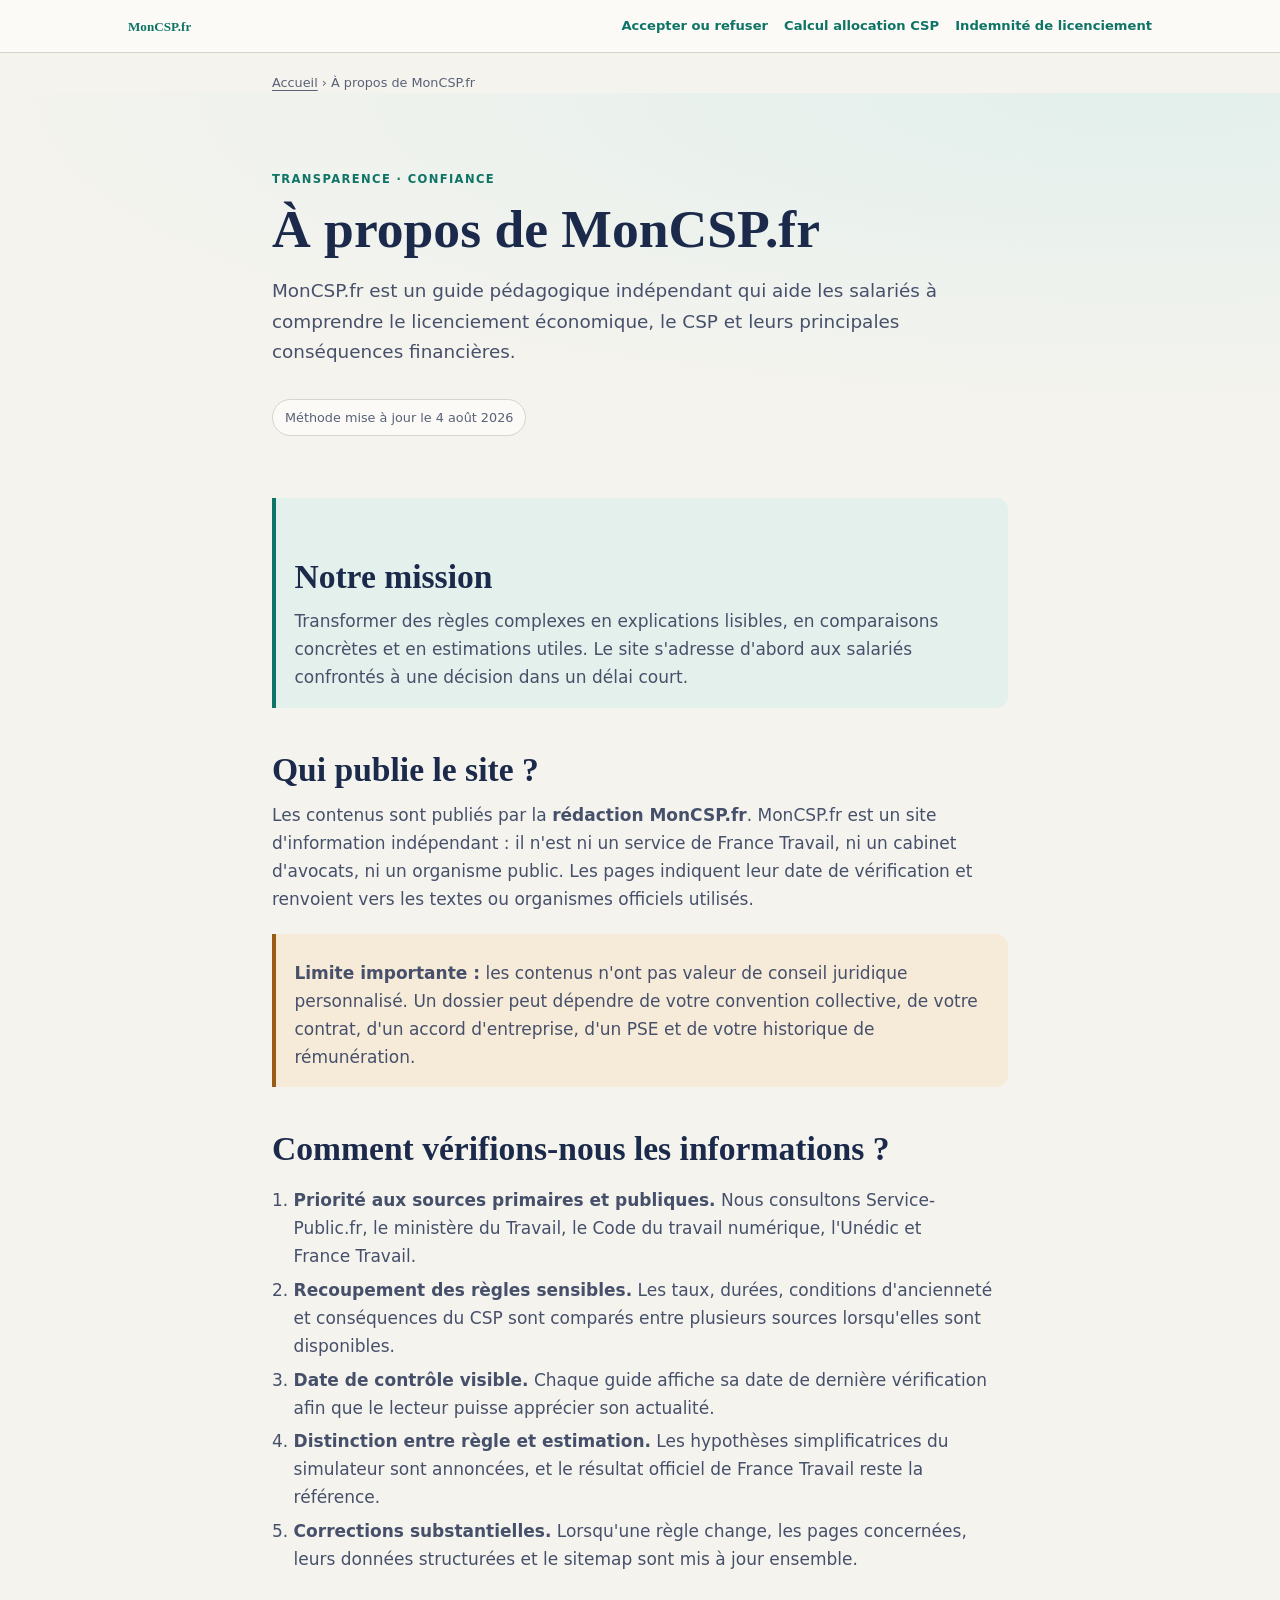
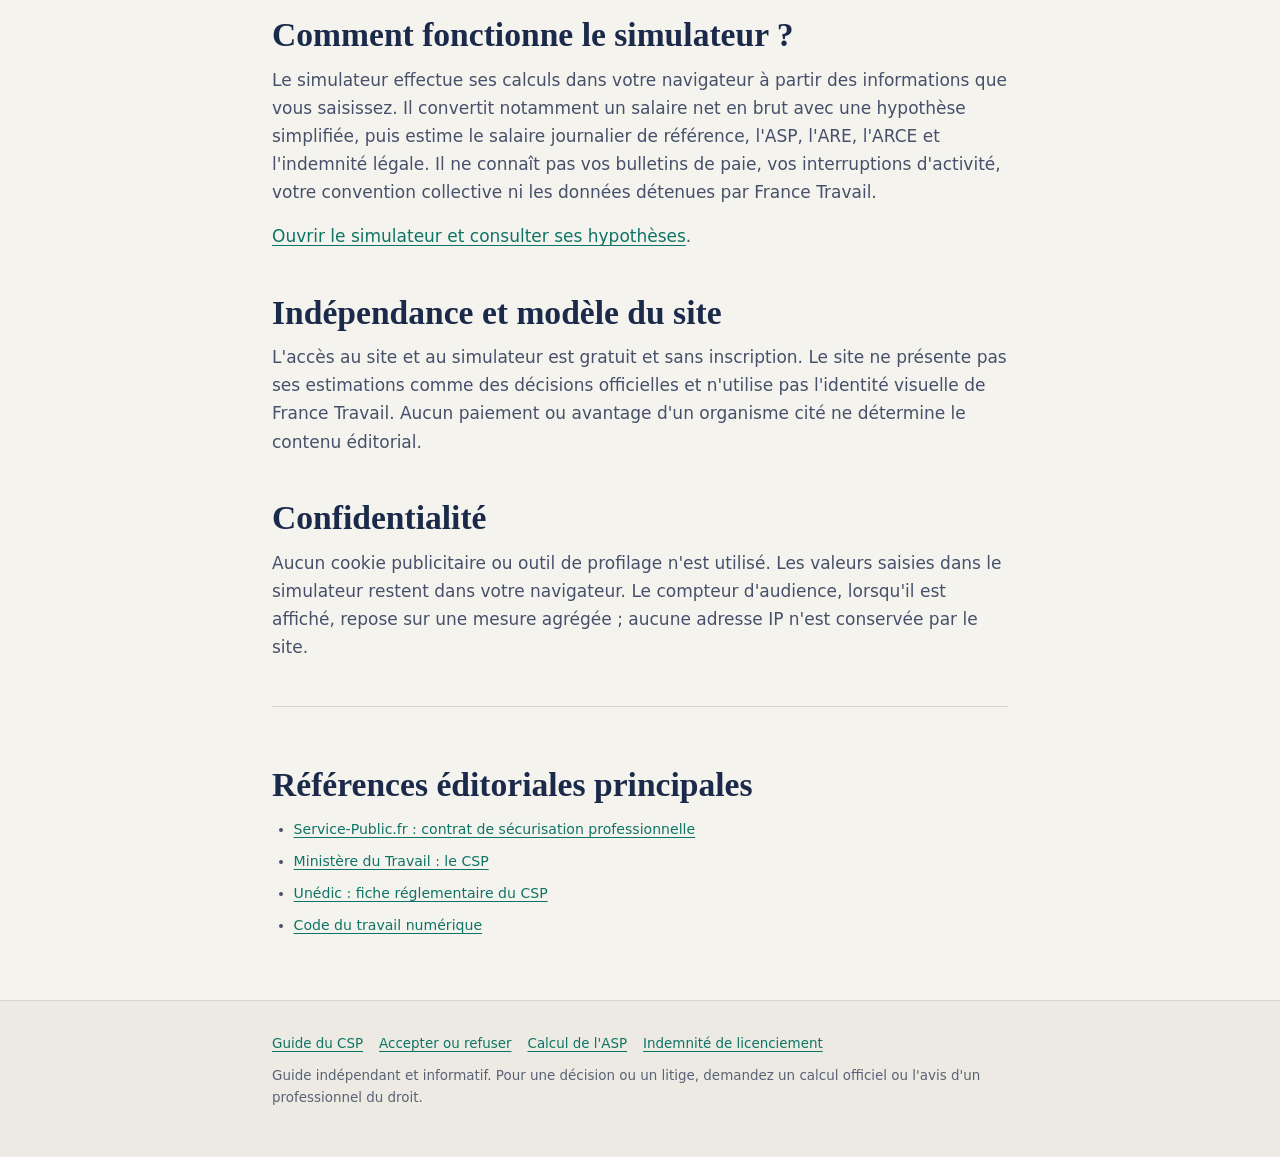
<file: a-propos/index.html>
<!DOCTYPE html>
<html lang="fr">
<head>
<meta charset="utf-8">
<meta name="viewport" content="width=device-width,initial-scale=1">
<title>À propos de MonCSP.fr : méthode et indépendance</title>
<meta name="description" content="Découvrez qui publie MonCSP.fr, comment nos guides sur le CSP sont vérifiés, nos sources, notre indépendance et les limites du simulateur.">
<meta name="robots" content="index,follow,max-image-preview:large,max-snippet:-1">
<link rel="canonical" href="https://moncsp.fr/a-propos/">
<link rel="stylesheet" href="/guide.css">
<link rel="icon" href="data:image/svg+xml,%3Csvg xmlns='http://www.w3.org/2000/svg' viewBox='0 0 100 100'%3E%3Ctext y='.9em' font-size='90'%3E%F0%9F%A7%AD%3C/text%3E%3C/svg%3E">
<meta property="og:type" content="website">
<meta property="og:site_name" content="MonCSP.fr">
<meta property="og:locale" content="fr_FR">
<meta property="og:title" content="À propos de MonCSP.fr : méthode et indépendance">
<meta property="og:description" content="Notre méthode de vérification, nos sources et les limites de nos guides et simulateurs.">
<meta property="og:url" content="https://moncsp.fr/a-propos/">
<meta property="og:image" content="https://moncsp.fr/og-image.png">
<script type="application/ld+json">
{
  "@context":"https://schema.org",
  "@graph":[
    {"@type":"Organization","@id":"https://moncsp.fr/#organization","name":"MonCSP.fr","url":"https://moncsp.fr/","description":"Guide indépendant consacré au licenciement économique et au Contrat de sécurisation professionnelle.","publishingPrinciples":"https://moncsp.fr/a-propos/"},
    {"@type":"AboutPage","@id":"https://moncsp.fr/a-propos/#page","url":"https://moncsp.fr/a-propos/","name":"À propos de MonCSP.fr : méthode et indépendance","datePublished":"2026-08-04","dateModified":"2026-08-04","inLanguage":"fr-FR","about":{"@id":"https://moncsp.fr/#organization"},"isPartOf":{"@type":"WebSite","@id":"https://moncsp.fr/#website","url":"https://moncsp.fr/","name":"MonCSP.fr"}},
    {"@type":"BreadcrumbList","itemListElement":[{"@type":"ListItem","position":1,"name":"Accueil","item":"https://moncsp.fr/"},{"@type":"ListItem","position":2,"name":"À propos","item":"https://moncsp.fr/a-propos/"}]}
  ]
}
</script>
</head>
<body>
<nav class="site-nav" aria-label="Guides principaux"><div class="wide"><strong><a href="/">MonCSP.fr</a></strong><a href="/csp-accepter-ou-refuser/">Accepter ou refuser</a><a href="/calcul-allocation-csp/">Calcul allocation CSP</a><a href="/indemnite-licenciement-economique/">Indemnité de licenciement</a></div></nav>
<div class="wrap crumbs"><a href="/">Accueil</a> › À propos de MonCSP.fr</div>
<header><div class="wrap"><div class="eyebrow">Transparence · Confiance</div><h1>À propos de MonCSP.fr</h1><p class="lede">MonCSP.fr est un guide pédagogique indépendant qui aide les salariés à comprendre le licenciement économique, le CSP et leurs principales conséquences financières.</p><span class="stamp">Méthode mise à jour le 4 août 2026</span></div></header>
<main class="wrap">
  <section class="answer" aria-labelledby="mission"><h2 id="mission">Notre mission</h2><p>Transformer des règles complexes en explications lisibles, en comparaisons concrètes et en estimations utiles. Le site s'adresse d'abord aux salariés confrontés à une décision dans un délai court.</p></section>

  <h2>Qui publie le site&nbsp;?</h2>
  <p>Les contenus sont publiés par la <strong>rédaction MonCSP.fr</strong>. MonCSP.fr est un site d'information indépendant&nbsp;: il n'est ni un service de France&nbsp;Travail, ni un cabinet d'avocats, ni un organisme public. Les pages indiquent leur date de vérification et renvoient vers les textes ou organismes officiels utilisés.</p>
  <div class="answer warning"><p><strong>Limite importante&nbsp;:</strong> les contenus n'ont pas valeur de conseil juridique personnalisé. Un dossier peut dépendre de votre convention collective, de votre contrat, d'un accord d'entreprise, d'un PSE et de votre historique de rémunération.</p></div>

  <h2>Comment vérifions-nous les informations&nbsp;?</h2>
  <ol>
    <li><strong>Priorité aux sources primaires et publiques.</strong> Nous consultons Service-Public.fr, le ministère du Travail, le Code du travail numérique, l'Unédic et France&nbsp;Travail.</li>
    <li><strong>Recoupement des règles sensibles.</strong> Les taux, durées, conditions d'ancienneté et conséquences du CSP sont comparés entre plusieurs sources lorsqu'elles sont disponibles.</li>
    <li><strong>Date de contrôle visible.</strong> Chaque guide affiche sa date de dernière vérification afin que le lecteur puisse apprécier son actualité.</li>
    <li><strong>Distinction entre règle et estimation.</strong> Les hypothèses simplificatrices du simulateur sont annoncées, et le résultat officiel de France&nbsp;Travail reste la référence.</li>
    <li><strong>Corrections substantielles.</strong> Lorsqu'une règle change, les pages concernées, leurs données structurées et le sitemap sont mis à jour ensemble.</li>
  </ol>

  <h2>Comment fonctionne le simulateur&nbsp;?</h2>
  <p>Le simulateur effectue ses calculs dans votre navigateur à partir des informations que vous saisissez. Il convertit notamment un salaire net en brut avec une hypothèse simplifiée, puis estime le salaire journalier de référence, l'ASP, l'ARE, l'ARCE et l'indemnité légale. Il ne connaît pas vos bulletins de paie, vos interruptions d'activité, votre convention collective ni les données détenues par France&nbsp;Travail.</p>
  <p><a href="/#simulateur">Ouvrir le simulateur et consulter ses hypothèses</a>.</p>

  <h2>Indépendance et modèle du site</h2>
  <p>L'accès au site et au simulateur est gratuit et sans inscription. Le site ne présente pas ses estimations comme des décisions officielles et n'utilise pas l'identité visuelle de France&nbsp;Travail. Aucun paiement ou avantage d'un organisme cité ne détermine le contenu éditorial.</p>

  <h2>Confidentialité</h2>
  <p>Aucun cookie publicitaire ou outil de profilage n'est utilisé. Les valeurs saisies dans le simulateur restent dans votre navigateur. Le compteur d'audience, lorsqu'il est affiché, repose sur une mesure agrégée&nbsp;; aucune adresse IP n'est conservée par le site.</p>

  <section class="sources"><h2>Références éditoriales principales</h2><ul>
    <li><a href="https://www.service-public.gouv.fr/particuliers/vosdroits/F13819">Service-Public.fr : contrat de sécurisation professionnelle</a></li>
    <li><a href="https://travail-emploi.gouv.fr/le-contrat-de-securisation-professionnelle-csp">Ministère du Travail : le CSP</a></li>
    <li><a href="https://www.unedic.org/la-reglementation/fiches-thematiques/contrat-de-securisation-professionnelle-csp">Unédic : fiche réglementaire du CSP</a></li>
    <li><a href="https://code.travail.gouv.fr/">Code du travail numérique</a></li>
  </ul></section>
</main>
<footer><div class="wrap"><nav aria-label="Liens de pied de page"><a href="/">Guide du CSP</a><a href="/csp-accepter-ou-refuser/">Accepter ou refuser</a><a href="/calcul-allocation-csp/">Calcul de l'ASP</a><a href="/indemnite-licenciement-economique/">Indemnité de licenciement</a></nav><p>Guide indépendant et informatif. Pour une décision ou un litige, demandez un calcul officiel ou l'avis d'un professionnel du droit.</p></div></footer>
</body>
</html>
</file>
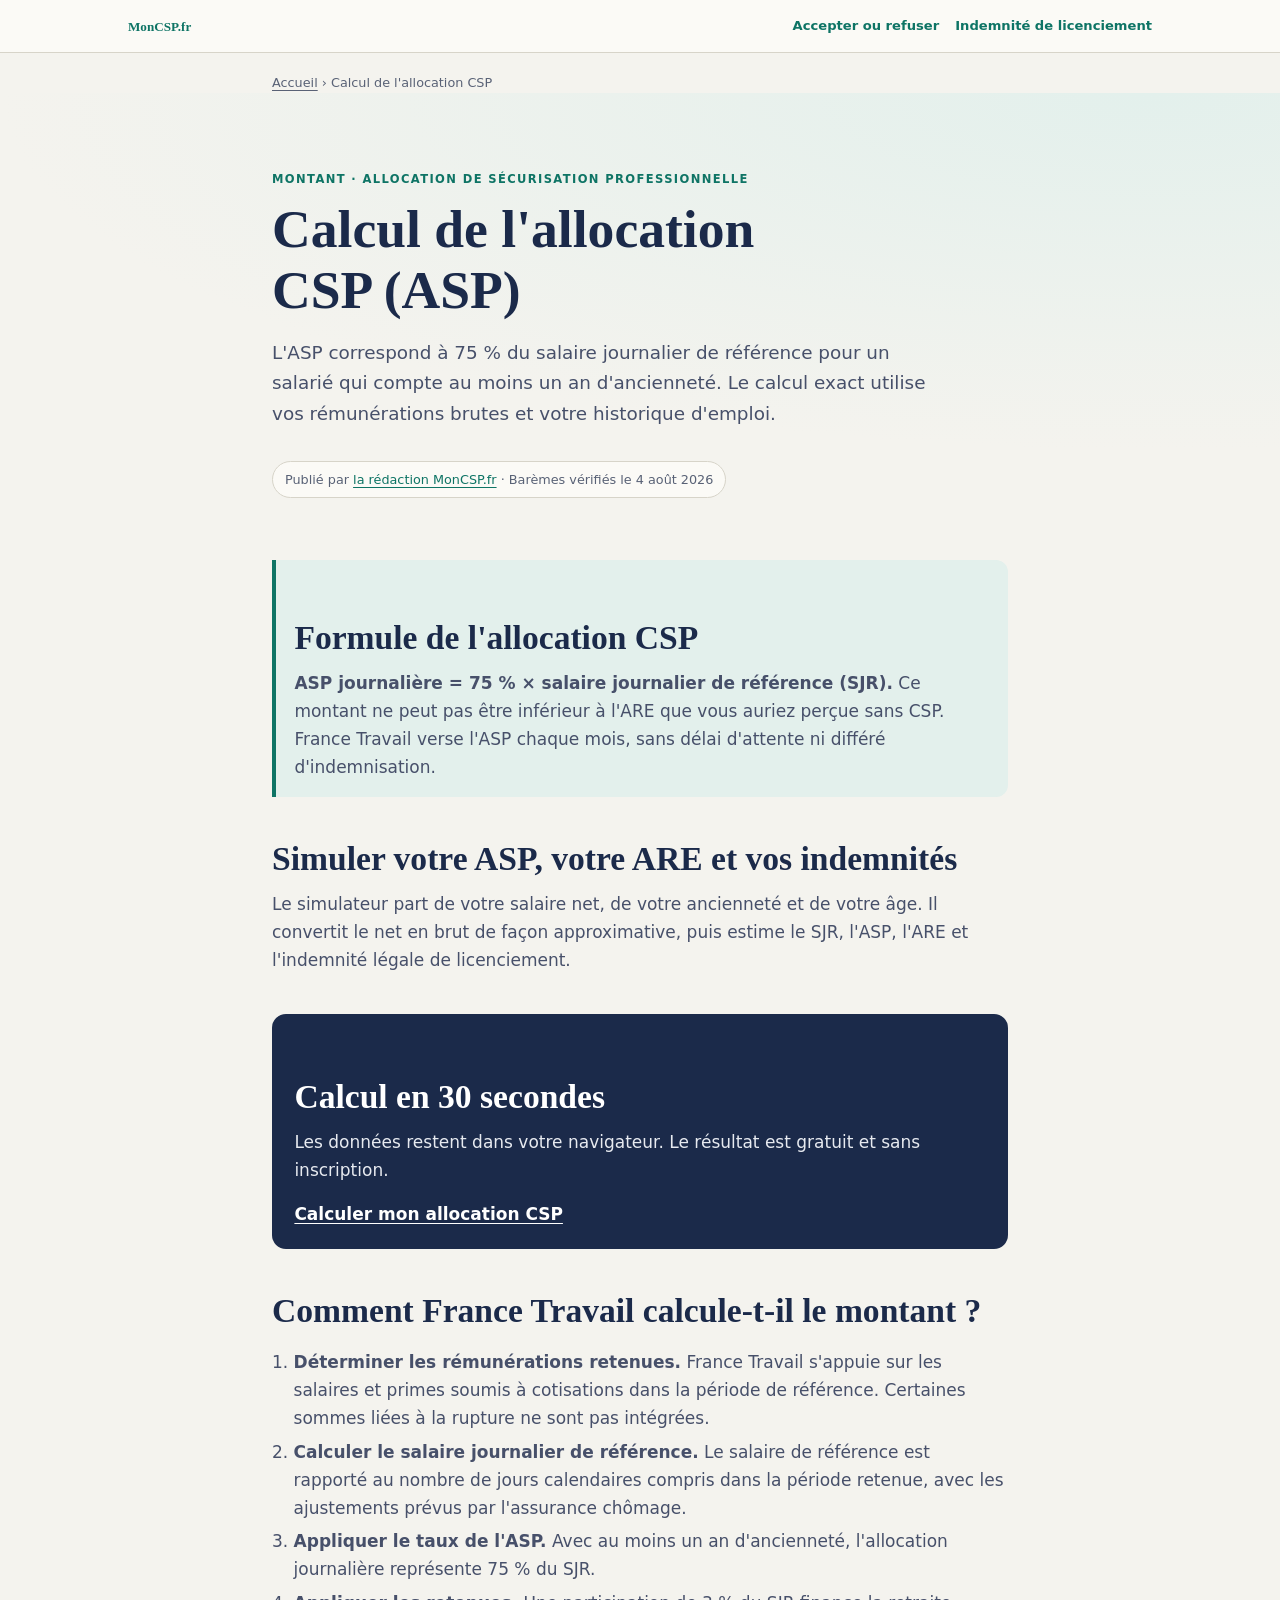
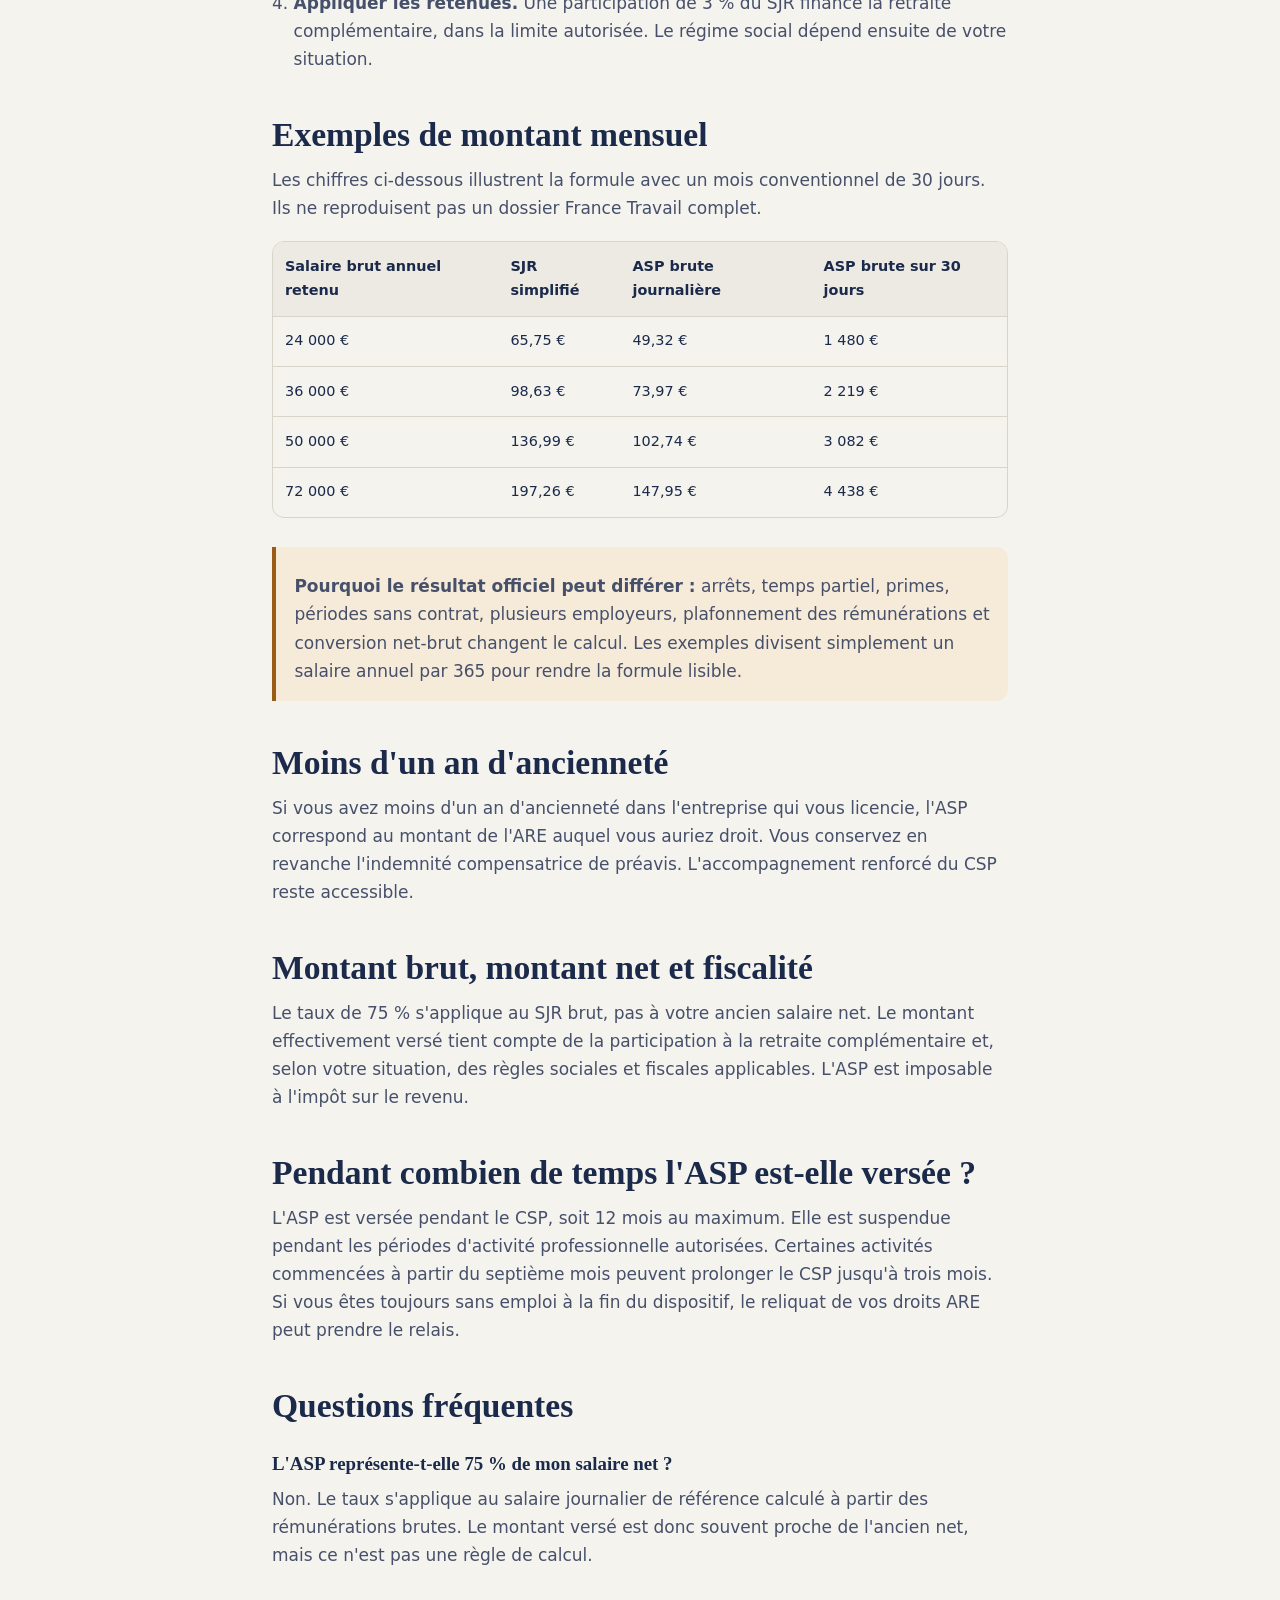
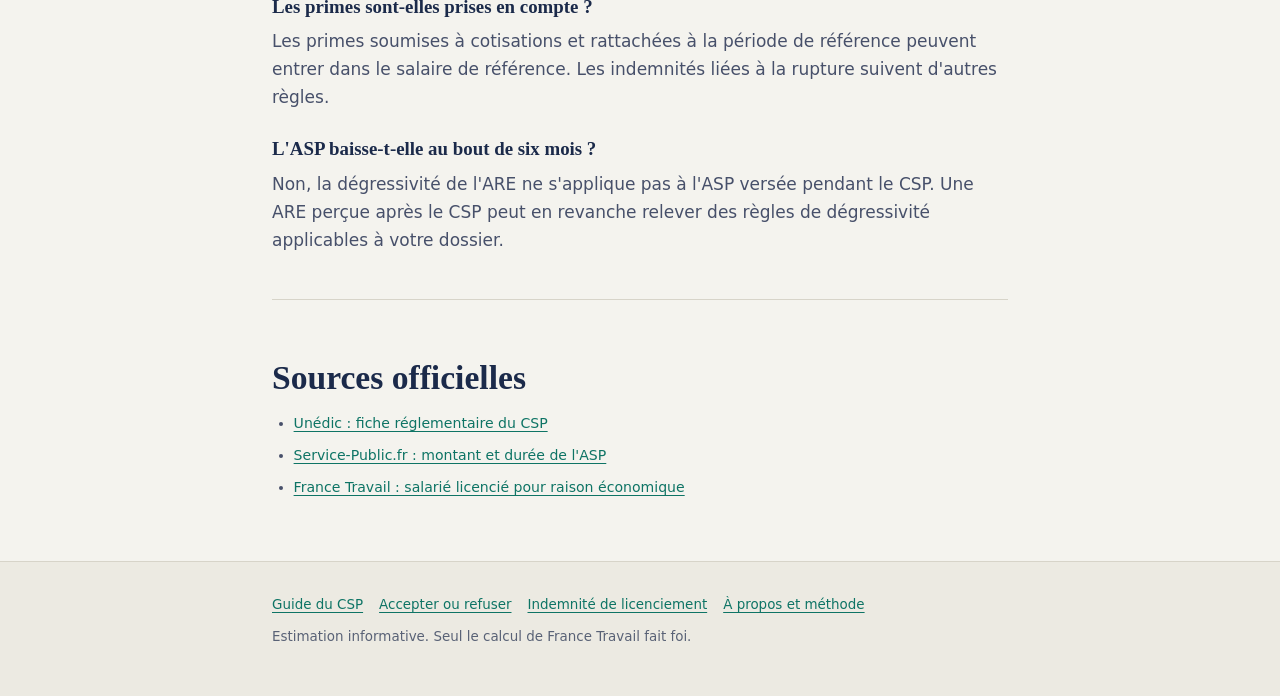
<file: calcul-allocation-csp/index.html>
<!DOCTYPE html>
<html lang="fr">
<head>
<meta charset="utf-8"><meta name="viewport" content="width=device-width,initial-scale=1">
<title>Calcul allocation CSP (ASP) : formule et simulateur 2026</title>
<meta name="description" content="Calculez votre allocation CSP : formule de l'ASP, salaire de référence, montant net estimé, durée et exemples selon votre salaire.">
<meta name="robots" content="index,follow,max-image-preview:large,max-snippet:-1">
<link rel="canonical" href="https://moncsp.fr/calcul-allocation-csp/"><link rel="stylesheet" href="/guide.css">
<link rel="icon" href="data:image/svg+xml,%3Csvg xmlns='http://www.w3.org/2000/svg' viewBox='0 0 100 100'%3E%3Ctext y='.9em' font-size='90'%3E%F0%9F%A7%AD%3C/text%3E%3C/svg%3E">
<meta property="og:type" content="article"><meta property="og:locale" content="fr_FR"><meta property="og:title" content="Calcul de l'allocation CSP (ASP) en 2026"><meta property="og:description" content="Formule, exemples et simulateur gratuit de l'allocation de sécurisation professionnelle."><meta property="og:url" content="https://moncsp.fr/calcul-allocation-csp/"><meta property="og:image" content="https://moncsp.fr/og-image.png">
<script type="application/ld+json">
{"@context":"https://schema.org","@graph":[
  {"@type":"Article","headline":"Calcul allocation CSP (ASP) : formule et simulateur 2026","datePublished":"2026-08-04","dateModified":"2026-08-04","inLanguage":"fr-FR","mainEntityOfPage":"https://moncsp.fr/calcul-allocation-csp/","author":{"@type":"Organization","name":"Rédaction MonCSP.fr","url":"https://moncsp.fr/a-propos/"},"publisher":{"@type":"Organization","name":"MonCSP.fr","url":"https://moncsp.fr/"},"image":{"@type":"ImageObject","url":"https://moncsp.fr/og-image.png","width":1200,"height":630}},
  {"@type":"BreadcrumbList","itemListElement":[{"@type":"ListItem","position":1,"name":"Accueil","item":"https://moncsp.fr/"},{"@type":"ListItem","position":2,"name":"Calcul allocation CSP","item":"https://moncsp.fr/calcul-allocation-csp/"}]},
  {"@type":"FAQPage","mainEntity":[
    {"@type":"Question","name":"Quel salaire pendant le CSP ?","acceptedAnswer":{"@type":"Answer","text":"Avec au moins un an d'ancienneté, l'allocation de sécurisation professionnelle est égale à 75 % du salaire journalier de référence, sans pouvoir être inférieure à l'ARE. Elle est versée pendant 12 mois au maximum."}},
    {"@type":"Question","name":"L'allocation CSP est-elle calculée sur le brut ou le net ?","acceptedAnswer":{"@type":"Answer","text":"L'ASP est calculée à partir des rémunérations brutes retenues par France Travail pour établir le salaire journalier de référence. Un salaire net doit donc être converti en brut pour obtenir une estimation."}},
    {"@type":"Question","name":"Combien de temps l'ASP est-elle versée ?","acceptedAnswer":{"@type":"Answer","text":"L'ASP est versée pendant la durée du CSP, dans la limite de 12 mois. Certaines périodes d'activité commencées à partir du septième mois peuvent prolonger le dispositif, dans la limite prévue par les textes."}}
  ]}
]}
</script>
</head>
<body>
<nav class="site-nav" aria-label="Guides principaux"><div class="wide"><strong><a href="/">MonCSP.fr</a></strong><a href="/csp-accepter-ou-refuser/">Accepter ou refuser</a><a href="/indemnite-licenciement-economique/">Indemnité de licenciement</a></div></nav>
<div class="wrap crumbs"><a href="/">Accueil</a> › Calcul de l'allocation CSP</div>
<header><div class="wrap"><div class="eyebrow">Montant · Allocation de sécurisation professionnelle</div><h1>Calcul de l'allocation CSP (ASP)</h1><p class="lede">L'ASP correspond à 75&nbsp;% du salaire journalier de référence pour un salarié qui compte au moins un an d'ancienneté. Le calcul exact utilise vos rémunérations brutes et votre historique d'emploi.</p><span class="stamp">Publié par <a href="/a-propos/">la rédaction MonCSP.fr</a> · Barèmes vérifiés le 4 août 2026</span></div></header>
<main class="wrap">
  <section class="answer"><h2>Formule de l'allocation CSP</h2><p><strong>ASP journalière = 75&nbsp;% × salaire journalier de référence (SJR).</strong> Ce montant ne peut pas être inférieur à l'ARE que vous auriez perçue sans CSP. France&nbsp;Travail verse l'ASP chaque mois, sans délai d'attente ni différé d'indemnisation.</p></section>

  <h2>Simuler votre ASP, votre ARE et vos indemnités</h2>
  <p>Le simulateur part de votre salaire net, de votre ancienneté et de votre âge. Il convertit le net en brut de façon approximative, puis estime le SJR, l'ASP, l'ARE et l'indemnité légale de licenciement.</p>
  <aside class="cta"><h2>Calcul en 30 secondes</h2><p>Les données restent dans votre navigateur. Le résultat est gratuit et sans inscription.</p><a href="/#simulateur">Calculer mon allocation CSP</a></aside>

  <h2>Comment France Travail calcule-t-il le montant&nbsp;?</h2>
  <ol>
    <li><strong>Déterminer les rémunérations retenues.</strong> France Travail s'appuie sur les salaires et primes soumis à cotisations dans la période de référence. Certaines sommes liées à la rupture ne sont pas intégrées.</li>
    <li><strong>Calculer le salaire journalier de référence.</strong> Le salaire de référence est rapporté au nombre de jours calendaires compris dans la période retenue, avec les ajustements prévus par l'assurance chômage.</li>
    <li><strong>Appliquer le taux de l'ASP.</strong> Avec au moins un an d'ancienneté, l'allocation journalière représente 75&nbsp;% du SJR.</li>
    <li><strong>Appliquer les retenues.</strong> Une participation de 3&nbsp;% du SJR finance la retraite complémentaire, dans la limite autorisée. Le régime social dépend ensuite de votre situation.</li>
  </ol>

  <h2>Exemples de montant mensuel</h2>
  <p>Les chiffres ci-dessous illustrent la formule avec un mois conventionnel de 30 jours. Ils ne reproduisent pas un dossier France Travail complet.</p>
  <table>
    <thead><tr><th>Salaire brut annuel retenu</th><th>SJR simplifié</th><th>ASP brute journalière</th><th>ASP brute sur 30 jours</th></tr></thead>
    <tbody>
      <tr><td>24&nbsp;000&nbsp;€</td><td>65,75&nbsp;€</td><td>49,32&nbsp;€</td><td>1&nbsp;480&nbsp;€</td></tr>
      <tr><td>36&nbsp;000&nbsp;€</td><td>98,63&nbsp;€</td><td>73,97&nbsp;€</td><td>2&nbsp;219&nbsp;€</td></tr>
      <tr><td>50&nbsp;000&nbsp;€</td><td>136,99&nbsp;€</td><td>102,74&nbsp;€</td><td>3&nbsp;082&nbsp;€</td></tr>
      <tr><td>72&nbsp;000&nbsp;€</td><td>197,26&nbsp;€</td><td>147,95&nbsp;€</td><td>4&nbsp;438&nbsp;€</td></tr>
    </tbody>
  </table>
  <div class="answer warning"><p><strong>Pourquoi le résultat officiel peut différer :</strong> arrêts, temps partiel, primes, périodes sans contrat, plusieurs employeurs, plafonnement des rémunérations et conversion net-brut changent le calcul. Les exemples divisent simplement un salaire annuel par 365 pour rendre la formule lisible.</p></div>

  <h2>Moins d'un an d'ancienneté</h2>
  <p>Si vous avez moins d'un an d'ancienneté dans l'entreprise qui vous licencie, l'ASP correspond au montant de l'ARE auquel vous auriez droit. Vous conservez en revanche l'indemnité compensatrice de préavis. L'accompagnement renforcé du CSP reste accessible.</p>

  <h2>Montant brut, montant net et fiscalité</h2>
  <p>Le taux de 75&nbsp;% s'applique au SJR brut, pas à votre ancien salaire net. Le montant effectivement versé tient compte de la participation à la retraite complémentaire et, selon votre situation, des règles sociales et fiscales applicables. L'ASP est imposable à l'impôt sur le revenu.</p>

  <h2>Pendant combien de temps l'ASP est-elle versée&nbsp;?</h2>
  <p>L'ASP est versée pendant le CSP, soit 12 mois au maximum. Elle est suspendue pendant les périodes d'activité professionnelle autorisées. Certaines activités commencées à partir du septième mois peuvent prolonger le CSP jusqu'à trois mois. Si vous êtes toujours sans emploi à la fin du dispositif, le reliquat de vos droits ARE peut prendre le relais.</p>

  <h2>Questions fréquentes</h2>
  <h3>L'ASP représente-t-elle 75&nbsp;% de mon salaire net&nbsp;?</h3><p>Non. Le taux s'applique au salaire journalier de référence calculé à partir des rémunérations brutes. Le montant versé est donc souvent proche de l'ancien net, mais ce n'est pas une règle de calcul.</p>
  <h3>Les primes sont-elles prises en compte&nbsp;?</h3><p>Les primes soumises à cotisations et rattachées à la période de référence peuvent entrer dans le salaire de référence. Les indemnités liées à la rupture suivent d'autres règles.</p>
  <h3>L'ASP baisse-t-elle au bout de six mois&nbsp;?</h3><p>Non, la dégressivité de l'ARE ne s'applique pas à l'ASP versée pendant le CSP. Une ARE perçue après le CSP peut en revanche relever des règles de dégressivité applicables à votre dossier.</p>

  <section class="sources"><h2>Sources officielles</h2><ul><li><a href="https://www.unedic.org/la-reglementation/fiches-thematiques/contrat-de-securisation-professionnelle-csp">Unédic : fiche réglementaire du CSP</a></li><li><a href="https://www.service-public.gouv.fr/particuliers/vosdroits/F13819">Service-Public.fr : montant et durée de l'ASP</a></li><li><a href="https://www.francetravail.fr/candidat/mes-droits-aux-aides-et-allocati/a-chaque-situation-son-allocatio/quelle-est-ma-situation-professi/je-perds-ou-je-quitte-un-emploi/je-suis-licenciee-pour-raison-ec.html">France Travail : salarié licencié pour raison économique</a></li></ul></section>
</main>
<footer><div class="wrap"><nav aria-label="Liens de pied de page"><a href="/">Guide du CSP</a><a href="/csp-accepter-ou-refuser/">Accepter ou refuser</a><a href="/indemnite-licenciement-economique/">Indemnité de licenciement</a><a href="/a-propos/">À propos et méthode</a></nav><p>Estimation informative. Seul le calcul de France Travail fait foi.</p></div></footer>
</body>
</html>
</file>
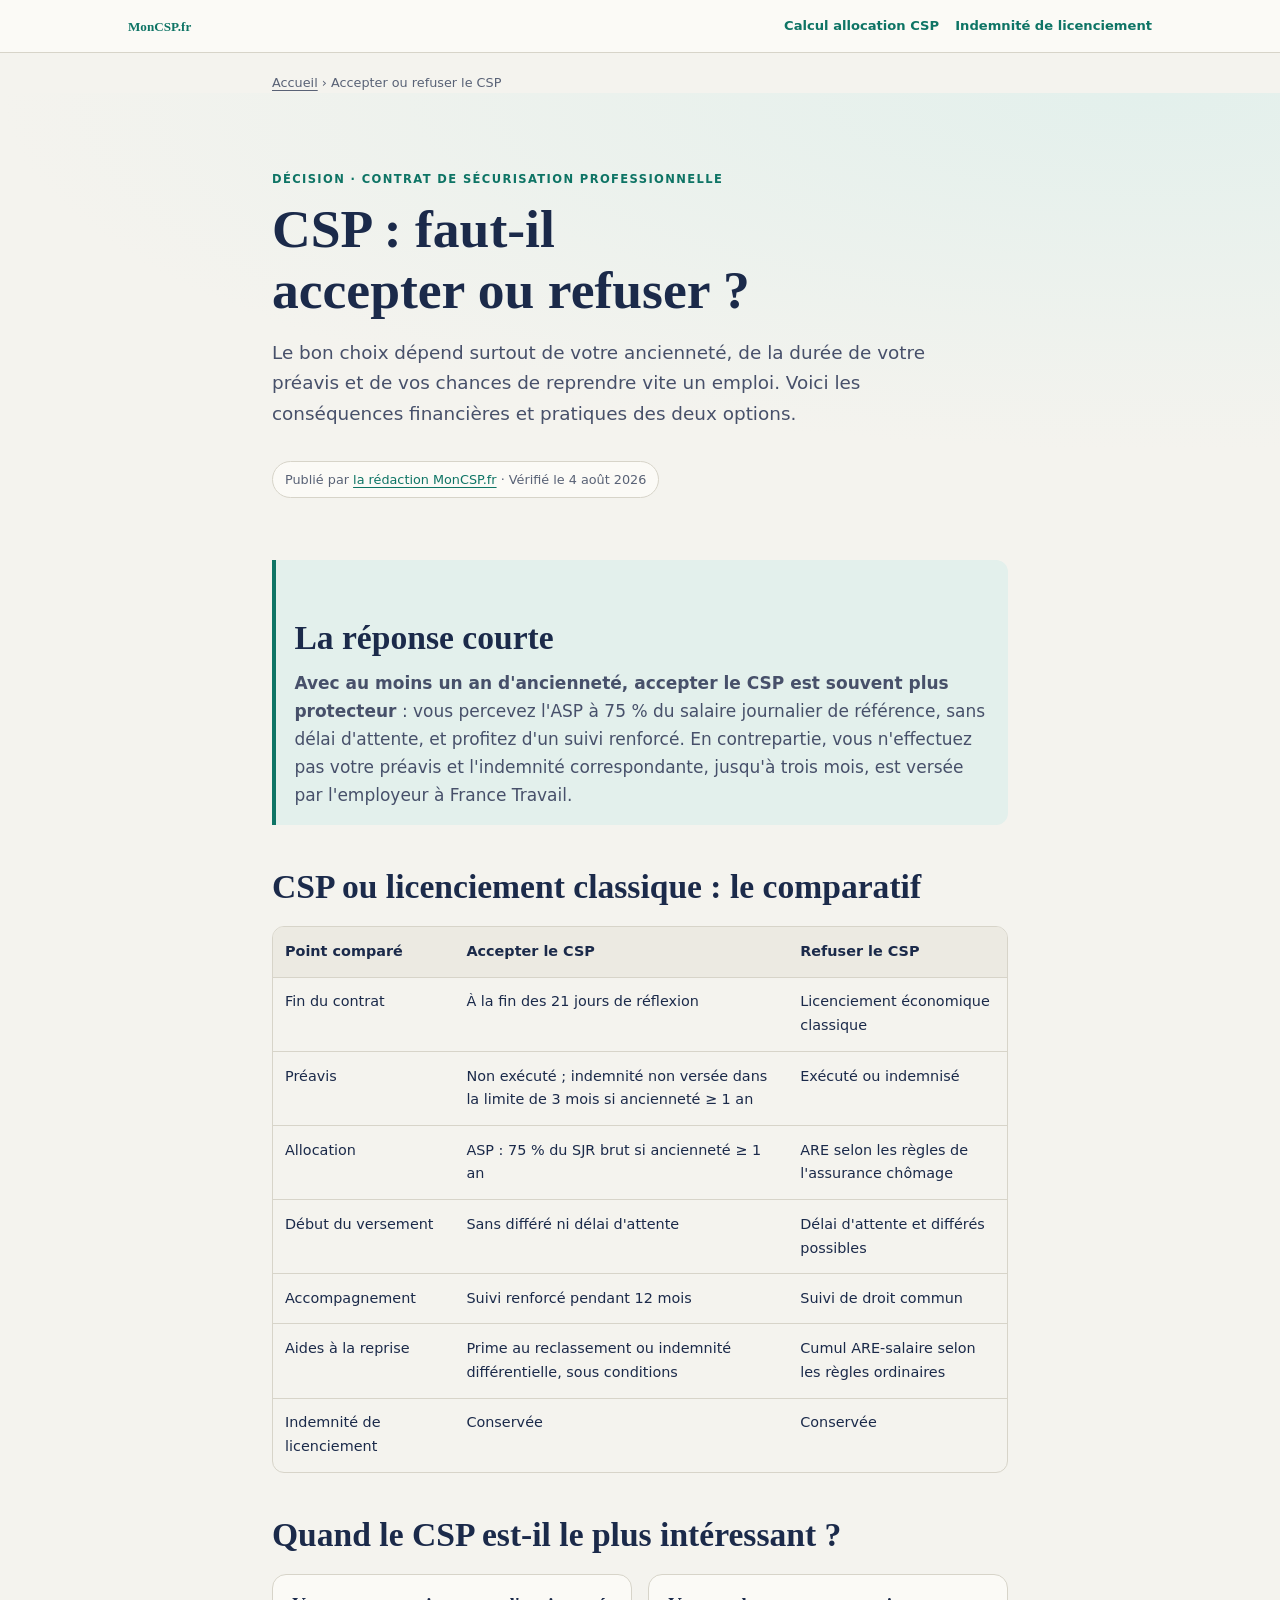
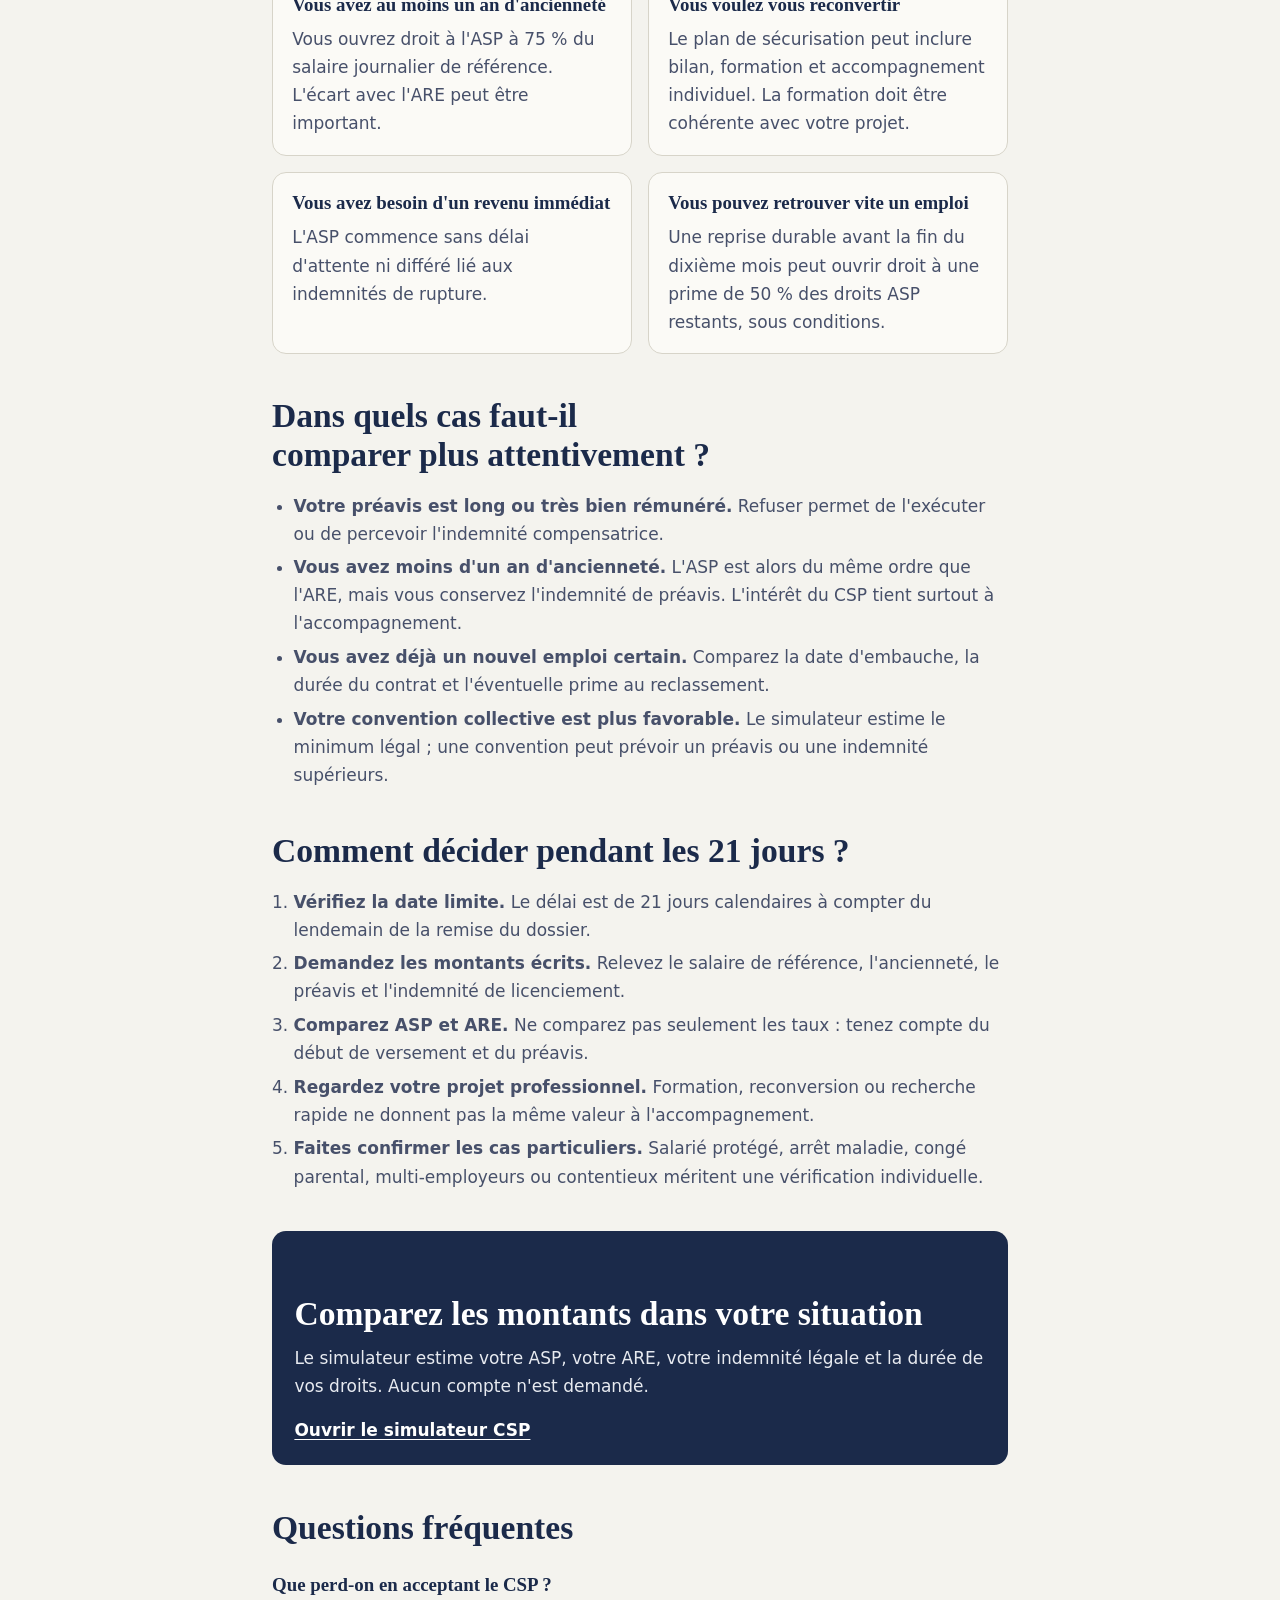
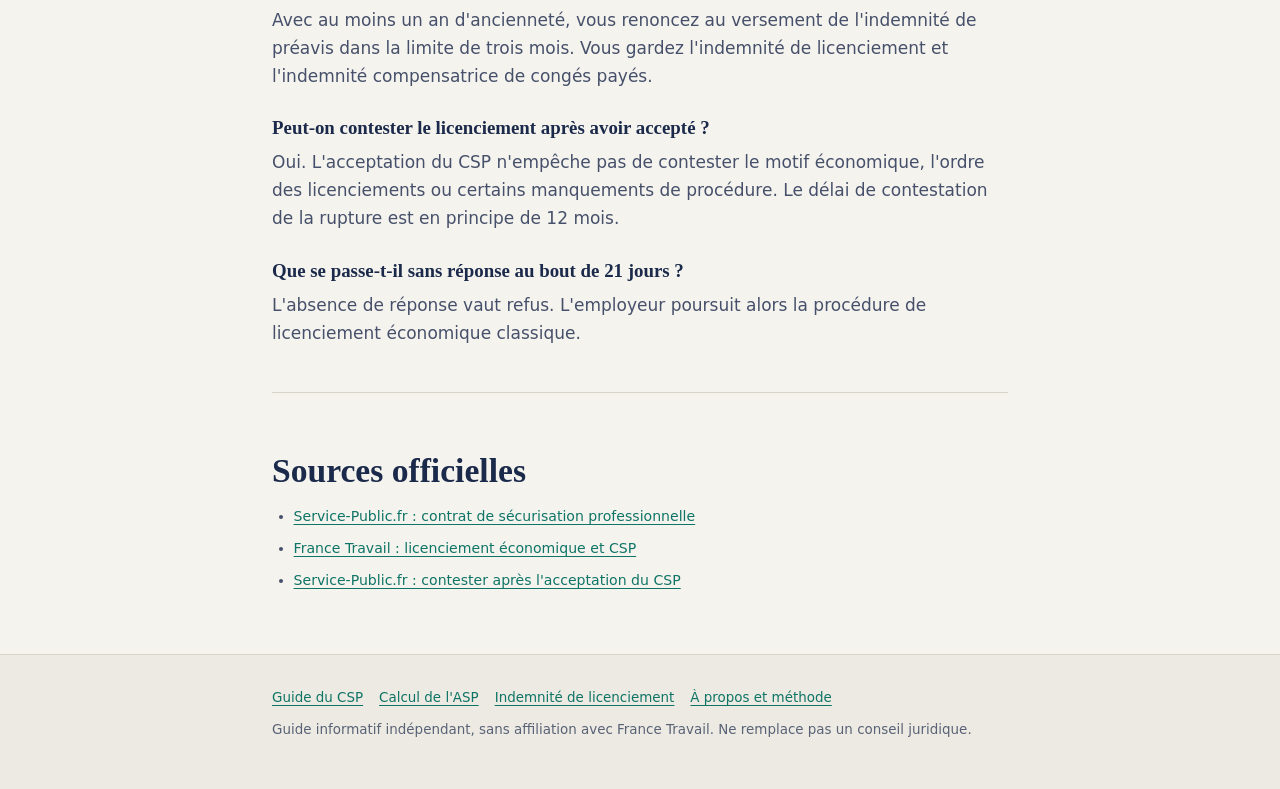
<file: csp-accepter-ou-refuser/index.html>
<!DOCTYPE html>
<html lang="fr">
<head>
<meta charset="utf-8">
<meta name="viewport" content="width=device-width,initial-scale=1">
<title>CSP : accepter ou refuser ? Comparatif 2026</title>
<meta name="description" content="Faut-il accepter ou refuser le CSP ? Comparez allocation, préavis, accompagnement, primes et cas particuliers avant de prendre votre décision.">
<meta name="robots" content="index,follow,max-image-preview:large,max-snippet:-1">
<link rel="canonical" href="https://moncsp.fr/csp-accepter-ou-refuser/">
<link rel="stylesheet" href="/guide.css">
<link rel="icon" href="data:image/svg+xml,%3Csvg xmlns='http://www.w3.org/2000/svg' viewBox='0 0 100 100'%3E%3Ctext y='.9em' font-size='90'%3E%F0%9F%A7%AD%3C/text%3E%3C/svg%3E">
<meta property="og:type" content="article"><meta property="og:locale" content="fr_FR">
<meta property="og:title" content="CSP : accepter ou refuser ? Le comparatif 2026">
<meta property="og:description" content="Les différences concrètes entre le CSP et le licenciement classique.">
<meta property="og:url" content="https://moncsp.fr/csp-accepter-ou-refuser/">
<meta property="og:image" content="https://moncsp.fr/og-image.png">
<script type="application/ld+json">
{
  "@context":"https://schema.org",
  "@graph":[
    {"@type":"Article","@id":"https://moncsp.fr/csp-accepter-ou-refuser/#article","headline":"CSP : accepter ou refuser ? Comparatif 2026","datePublished":"2026-08-04","dateModified":"2026-08-04","inLanguage":"fr-FR","mainEntityOfPage":"https://moncsp.fr/csp-accepter-ou-refuser/","author":{"@type":"Organization","name":"Rédaction MonCSP.fr","url":"https://moncsp.fr/a-propos/"},"publisher":{"@type":"Organization","name":"MonCSP.fr","url":"https://moncsp.fr/"},"image":{"@type":"ImageObject","url":"https://moncsp.fr/og-image.png","width":1200,"height":630}},
    {"@type":"BreadcrumbList","itemListElement":[{"@type":"ListItem","position":1,"name":"Accueil","item":"https://moncsp.fr/"},{"@type":"ListItem","position":2,"name":"Accepter ou refuser le CSP","item":"https://moncsp.fr/csp-accepter-ou-refuser/"}]},
    {"@type":"FAQPage","mainEntity":[
      {"@type":"Question","name":"Est-il avantageux d'accepter le CSP ?","acceptedAnswer":{"@type":"Answer","text":"Avec au moins un an d'ancienneté, le CSP est souvent avantageux : l'ASP atteint 75 % du salaire journalier de référence, sans délai d'attente, avec un accompagnement renforcé. La situation doit toutefois être comparée avec la valeur du préavis auquel le salarié renonce."}},
      {"@type":"Question","name":"Que perd-on en acceptant le CSP ?","acceptedAnswer":{"@type":"Answer","text":"Le salarié ayant au moins un an d'ancienneté n'exécute pas son préavis et ne perçoit pas l'indemnité correspondante dans la limite de trois mois. Il conserve son indemnité de licenciement et ses congés payés."}},
      {"@type":"Question","name":"Peut-on revenir sur son acceptation du CSP ?","acceptedAnswer":{"@type":"Answer","text":"L'acceptation du CSP emporte rupture du contrat à la fin du délai de réflexion. Le salarié peut encore contester le motif économique ou la procédure devant le conseil de prud'hommes dans les délais applicables."}}
    ]}
  ]
}
</script>
</head>
<body>
<nav class="site-nav" aria-label="Guides principaux"><div class="wide"><strong><a href="/">MonCSP.fr</a></strong><a href="/calcul-allocation-csp/">Calcul allocation CSP</a><a href="/indemnite-licenciement-economique/">Indemnité de licenciement</a></div></nav>
<div class="wrap crumbs"><a href="/">Accueil</a> › Accepter ou refuser le CSP</div>
<header><div class="wrap"><div class="eyebrow">Décision · Contrat de sécurisation professionnelle</div><h1>CSP&nbsp;: faut-il accepter ou refuser&nbsp;?</h1><p class="lede">Le bon choix dépend surtout de votre ancienneté, de la durée de votre préavis et de vos chances de reprendre vite un emploi. Voici les conséquences financières et pratiques des deux options.</p><span class="stamp">Publié par <a href="/a-propos/">la rédaction MonCSP.fr</a> · Vérifié le 4 août 2026</span></div></header>
<main class="wrap">
  <section class="answer" aria-labelledby="reponse-courte"><h2 id="reponse-courte">La réponse courte</h2><p><strong>Avec au moins un an d'ancienneté, accepter le CSP est souvent plus protecteur</strong> : vous percevez l'ASP à 75&nbsp;% du salaire journalier de référence, sans délai d'attente, et profitez d'un suivi renforcé. En contrepartie, vous n'effectuez pas votre préavis et l'indemnité correspondante, jusqu'à trois mois, est versée par l'employeur à France&nbsp;Travail.</p></section>

  <h2>CSP ou licenciement classique&nbsp;: le comparatif</h2>
  <table>
    <thead><tr><th>Point comparé</th><th>Accepter le CSP</th><th>Refuser le CSP</th></tr></thead>
    <tbody>
      <tr><td>Fin du contrat</td><td>À la fin des 21 jours de réflexion</td><td>Licenciement économique classique</td></tr>
      <tr><td>Préavis</td><td>Non exécuté ; indemnité non versée dans la limite de 3 mois si ancienneté ≥ 1 an</td><td>Exécuté ou indemnisé</td></tr>
      <tr><td>Allocation</td><td>ASP : 75&nbsp;% du SJR brut si ancienneté ≥ 1 an</td><td>ARE selon les règles de l'assurance chômage</td></tr>
      <tr><td>Début du versement</td><td>Sans différé ni délai d'attente</td><td>Délai d'attente et différés possibles</td></tr>
      <tr><td>Accompagnement</td><td>Suivi renforcé pendant 12 mois</td><td>Suivi de droit commun</td></tr>
      <tr><td>Aides à la reprise</td><td>Prime au reclassement ou indemnité différentielle, sous conditions</td><td>Cumul ARE-salaire selon les règles ordinaires</td></tr>
      <tr><td>Indemnité de licenciement</td><td>Conservée</td><td>Conservée</td></tr>
    </tbody>
  </table>

  <h2>Quand le CSP est-il le plus intéressant&nbsp;?</h2>
  <div class="cards">
    <article class="card"><h3>Vous avez au moins un an d'ancienneté</h3><p>Vous ouvrez droit à l'ASP à 75&nbsp;% du salaire journalier de référence. L'écart avec l'ARE peut être important.</p></article>
    <article class="card"><h3>Vous voulez vous reconvertir</h3><p>Le plan de sécurisation peut inclure bilan, formation et accompagnement individuel. La formation doit être cohérente avec votre projet.</p></article>
    <article class="card"><h3>Vous avez besoin d'un revenu immédiat</h3><p>L'ASP commence sans délai d'attente ni différé lié aux indemnités de rupture.</p></article>
    <article class="card"><h3>Vous pouvez retrouver vite un emploi</h3><p>Une reprise durable avant la fin du dixième mois peut ouvrir droit à une prime de 50&nbsp;% des droits ASP restants, sous conditions.</p></article>
  </div>

  <h2>Dans quels cas faut-il comparer plus attentivement&nbsp;?</h2>
  <ul>
    <li><strong>Votre préavis est long ou très bien rémunéré.</strong> Refuser permet de l'exécuter ou de percevoir l'indemnité compensatrice.</li>
    <li><strong>Vous avez moins d'un an d'ancienneté.</strong> L'ASP est alors du même ordre que l'ARE, mais vous conservez l'indemnité de préavis. L'intérêt du CSP tient surtout à l'accompagnement.</li>
    <li><strong>Vous avez déjà un nouvel emploi certain.</strong> Comparez la date d'embauche, la durée du contrat et l'éventuelle prime au reclassement.</li>
    <li><strong>Votre convention collective est plus favorable.</strong> Le simulateur estime le minimum légal ; une convention peut prévoir un préavis ou une indemnité supérieurs.</li>
  </ul>

  <h2>Comment décider pendant les 21 jours&nbsp;?</h2>
  <ol>
    <li><strong>Vérifiez la date limite.</strong> Le délai est de 21 jours calendaires à compter du lendemain de la remise du dossier.</li>
    <li><strong>Demandez les montants écrits.</strong> Relevez le salaire de référence, l'ancienneté, le préavis et l'indemnité de licenciement.</li>
    <li><strong>Comparez ASP et ARE.</strong> Ne comparez pas seulement les taux : tenez compte du début de versement et du préavis.</li>
    <li><strong>Regardez votre projet professionnel.</strong> Formation, reconversion ou recherche rapide ne donnent pas la même valeur à l'accompagnement.</li>
    <li><strong>Faites confirmer les cas particuliers.</strong> Salarié protégé, arrêt maladie, congé parental, multi-employeurs ou contentieux méritent une vérification individuelle.</li>
  </ol>

  <aside class="cta"><h2>Comparez les montants dans votre situation</h2><p>Le simulateur estime votre ASP, votre ARE, votre indemnité légale et la durée de vos droits. Aucun compte n'est demandé.</p><a href="/#simulateur">Ouvrir le simulateur CSP</a></aside>

  <h2>Questions fréquentes</h2>
  <h3>Que perd-on en acceptant le CSP&nbsp;?</h3><p>Avec au moins un an d'ancienneté, vous renoncez au versement de l'indemnité de préavis dans la limite de trois mois. Vous gardez l'indemnité de licenciement et l'indemnité compensatrice de congés payés.</p>
  <h3>Peut-on contester le licenciement après avoir accepté&nbsp;?</h3><p>Oui. L'acceptation du CSP n'empêche pas de contester le motif économique, l'ordre des licenciements ou certains manquements de procédure. Le délai de contestation de la rupture est en principe de 12 mois.</p>
  <h3>Que se passe-t-il sans réponse au bout de 21 jours&nbsp;?</h3><p>L'absence de réponse vaut refus. L'employeur poursuit alors la procédure de licenciement économique classique.</p>

  <section class="sources"><h2>Sources officielles</h2><ul><li><a href="https://www.service-public.gouv.fr/particuliers/vosdroits/F13819">Service-Public.fr : contrat de sécurisation professionnelle</a></li><li><a href="https://www.francetravail.fr/candidat/mes-droits-aux-aides-et-allocati/a-chaque-situation-son-allocatio/quelle-est-ma-situation-professi/je-perds-ou-je-quitte-un-emploi/je-suis-licenciee-pour-raison-ec.html">France Travail : licenciement économique et CSP</a></li><li><a href="https://www.service-public.gouv.fr/particuliers/vosdroits/F15800">Service-Public.fr : contester après l'acceptation du CSP</a></li></ul></section>
</main>
<footer><div class="wrap"><nav aria-label="Liens de pied de page"><a href="/">Guide du CSP</a><a href="/calcul-allocation-csp/">Calcul de l'ASP</a><a href="/indemnite-licenciement-economique/">Indemnité de licenciement</a><a href="/a-propos/">À propos et méthode</a></nav><p>Guide informatif indépendant, sans affiliation avec France Travail. Ne remplace pas un conseil juridique.</p></div></footer>
</body>
</html>
</file>
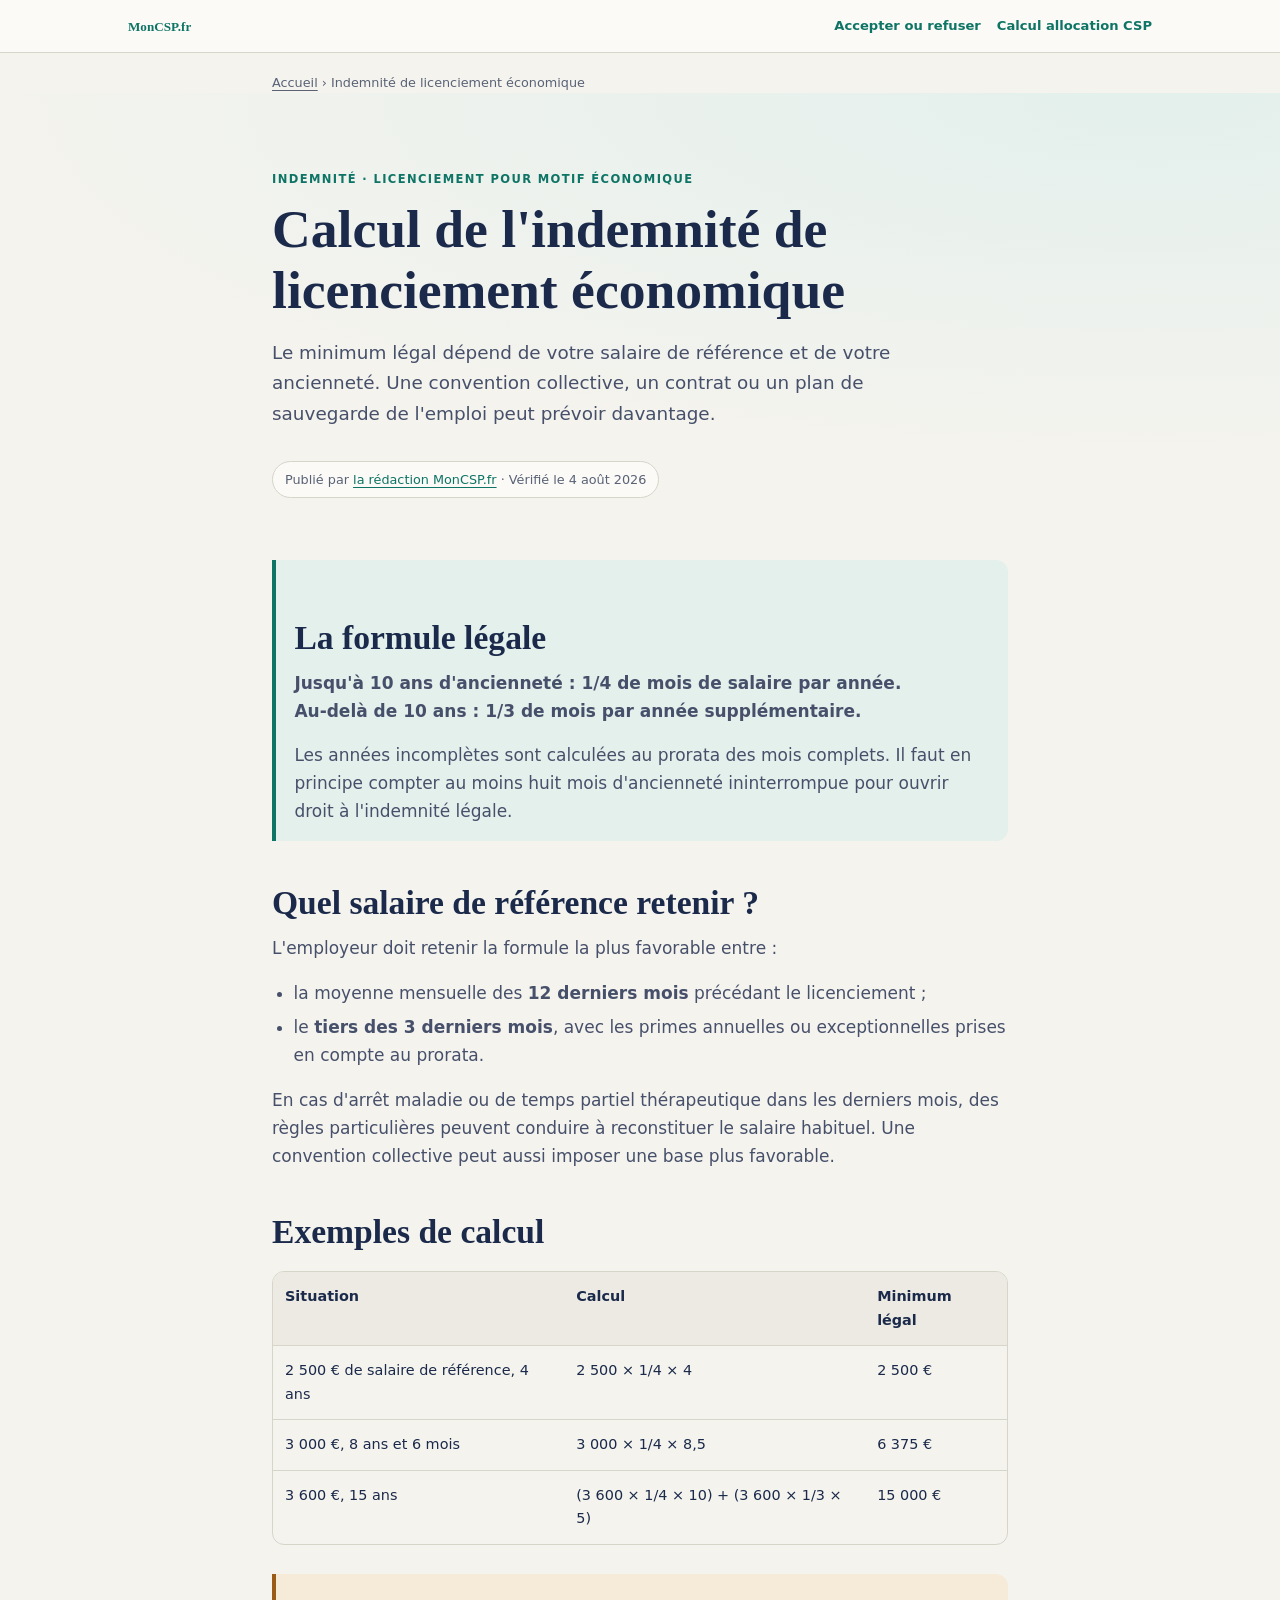
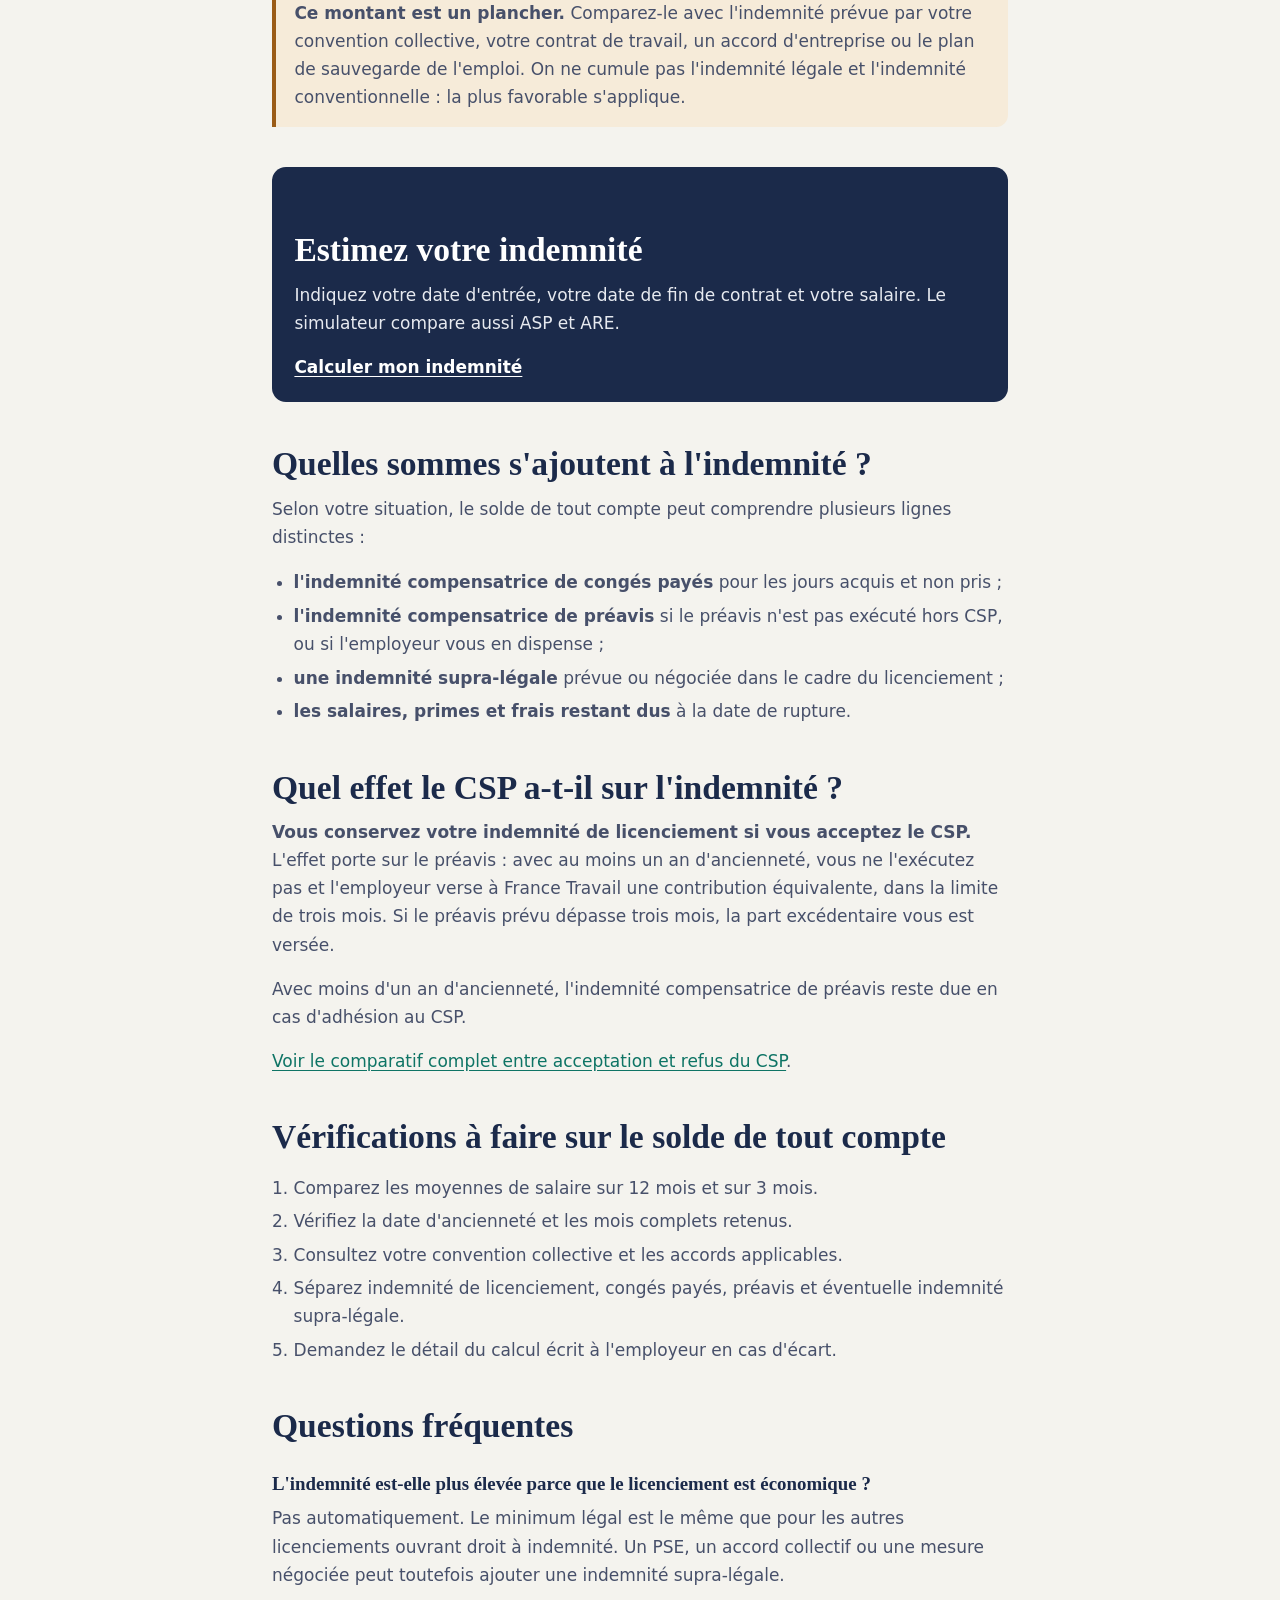
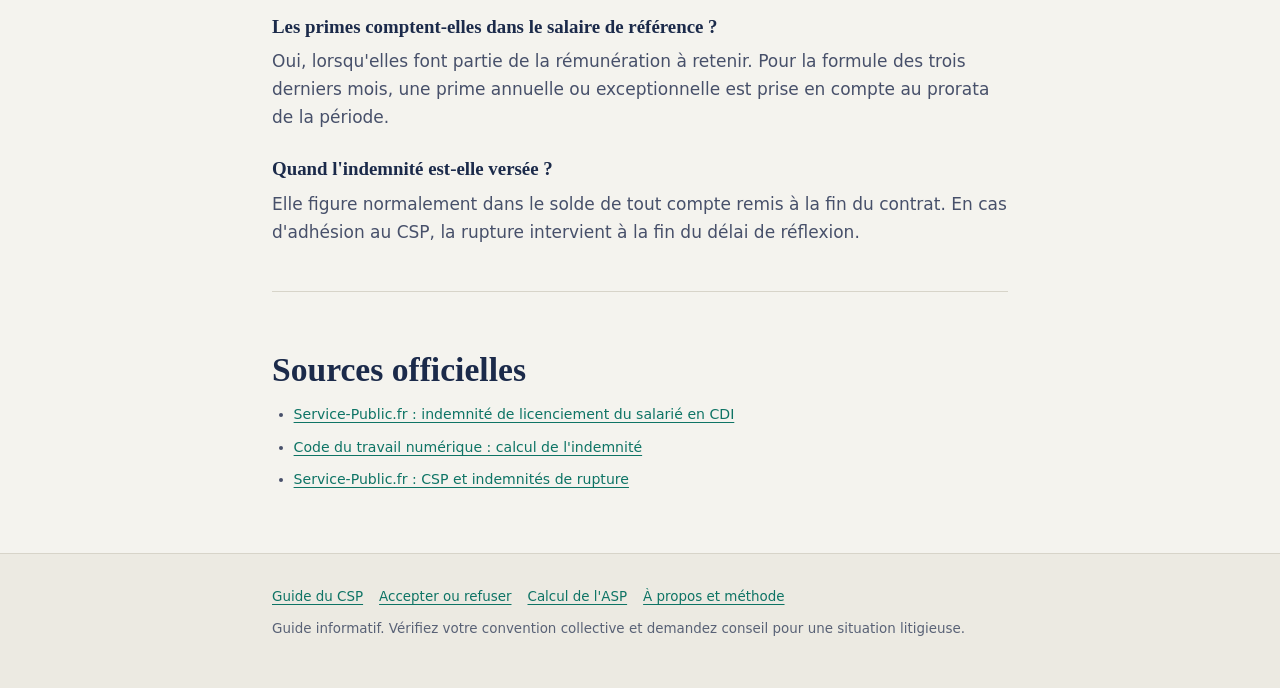
<file: indemnite-licenciement-economique/index.html>
<!DOCTYPE html>
<html lang="fr">
<head>
<meta charset="utf-8"><meta name="viewport" content="width=device-width,initial-scale=1">
<title>Indemnité de licenciement économique : calcul 2026</title>
<meta name="description" content="Calculez l'indemnité de licenciement économique : formule légale, salaire de référence, ancienneté, préavis et effet du CSP.">
<meta name="robots" content="index,follow,max-image-preview:large,max-snippet:-1">
<link rel="canonical" href="https://moncsp.fr/indemnite-licenciement-economique/"><link rel="stylesheet" href="/guide.css">
<link rel="icon" href="data:image/svg+xml,%3Csvg xmlns='http://www.w3.org/2000/svg' viewBox='0 0 100 100'%3E%3Ctext y='.9em' font-size='90'%3E%F0%9F%A7%AD%3C/text%3E%3C/svg%3E">
<meta property="og:type" content="article"><meta property="og:locale" content="fr_FR"><meta property="og:title" content="Indemnité de licenciement économique : calcul 2026"><meta property="og:description" content="Formule, conditions et exemple de calcul de l'indemnité légale."><meta property="og:url" content="https://moncsp.fr/indemnite-licenciement-economique/"><meta property="og:image" content="https://moncsp.fr/og-image.png">
<script type="application/ld+json">
{"@context":"https://schema.org","@graph":[
  {"@type":"Article","headline":"Indemnité de licenciement économique : calcul 2026","datePublished":"2026-08-04","dateModified":"2026-08-04","inLanguage":"fr-FR","mainEntityOfPage":"https://moncsp.fr/indemnite-licenciement-economique/","author":{"@type":"Organization","name":"Rédaction MonCSP.fr","url":"https://moncsp.fr/a-propos/"},"publisher":{"@type":"Organization","name":"MonCSP.fr","url":"https://moncsp.fr/"},"image":{"@type":"ImageObject","url":"https://moncsp.fr/og-image.png","width":1200,"height":630}},
  {"@type":"BreadcrumbList","itemListElement":[{"@type":"ListItem","position":1,"name":"Accueil","item":"https://moncsp.fr/"},{"@type":"ListItem","position":2,"name":"Indemnité de licenciement économique","item":"https://moncsp.fr/indemnite-licenciement-economique/"}]},
  {"@type":"FAQPage","mainEntity":[
    {"@type":"Question","name":"Comment calculer l'indemnité d'un licenciement économique ?","acceptedAnswer":{"@type":"Answer","text":"L'indemnité légale est au minimum égale à un quart de mois de salaire par année d'ancienneté jusqu'à dix ans, puis un tiers de mois par année au-delà. Les mois complets sont calculés au prorata."}},
    {"@type":"Question","name":"Perd-on l'indemnité de licenciement en acceptant le CSP ?","acceptedAnswer":{"@type":"Answer","text":"Non. L'acceptation du CSP ne supprime pas l'indemnité légale ou conventionnelle de licenciement. Elle modifie surtout le traitement du préavis pour le salarié ayant au moins un an d'ancienneté."}},
    {"@type":"Question","name":"Quel salaire sert au calcul de l'indemnité ?","acceptedAnswer":{"@type":"Answer","text":"Le salaire de référence le plus favorable est retenu entre la moyenne mensuelle des douze derniers mois et le tiers des trois derniers mois, avec prise en compte proratisée des primes annuelles ou exceptionnelles."}}
  ]}
]}
</script>
</head>
<body>
<nav class="site-nav" aria-label="Guides principaux"><div class="wide"><strong><a href="/">MonCSP.fr</a></strong><a href="/csp-accepter-ou-refuser/">Accepter ou refuser</a><a href="/calcul-allocation-csp/">Calcul allocation CSP</a></div></nav>
<div class="wrap crumbs"><a href="/">Accueil</a> › Indemnité de licenciement économique</div>
<header><div class="wrap"><div class="eyebrow">Indemnité · Licenciement pour motif économique</div><h1>Calcul de l'indemnité de licenciement économique</h1><p class="lede">Le minimum légal dépend de votre salaire de référence et de votre ancienneté. Une convention collective, un contrat ou un plan de sauvegarde de l'emploi peut prévoir davantage.</p><span class="stamp">Publié par <a href="/a-propos/">la rédaction MonCSP.fr</a> · Vérifié le 4 août 2026</span></div></header>
<main class="wrap">
  <section class="answer"><h2>La formule légale</h2><p><strong>Jusqu'à 10 ans d'ancienneté : 1/4 de mois de salaire par année.</strong><br><strong>Au-delà de 10 ans : 1/3 de mois par année supplémentaire.</strong></p><p>Les années incomplètes sont calculées au prorata des mois complets. Il faut en principe compter au moins huit mois d'ancienneté ininterrompue pour ouvrir droit à l'indemnité légale.</p></section>

  <h2>Quel salaire de référence retenir&nbsp;?</h2>
  <p>L'employeur doit retenir la formule la plus favorable entre :</p>
  <ul><li>la moyenne mensuelle des <strong>12 derniers mois</strong> précédant le licenciement ;</li><li>le <strong>tiers des 3 derniers mois</strong>, avec les primes annuelles ou exceptionnelles prises en compte au prorata.</li></ul>
  <p>En cas d'arrêt maladie ou de temps partiel thérapeutique dans les derniers mois, des règles particulières peuvent conduire à reconstituer le salaire habituel. Une convention collective peut aussi imposer une base plus favorable.</p>

  <h2>Exemples de calcul</h2>
  <table>
    <thead><tr><th>Situation</th><th>Calcul</th><th>Minimum légal</th></tr></thead>
    <tbody>
      <tr><td>2&nbsp;500&nbsp;€ de salaire de référence, 4 ans</td><td>2&nbsp;500 × 1/4 × 4</td><td>2&nbsp;500&nbsp;€</td></tr>
      <tr><td>3&nbsp;000&nbsp;€, 8 ans et 6 mois</td><td>3&nbsp;000 × 1/4 × 8,5</td><td>6&nbsp;375&nbsp;€</td></tr>
      <tr><td>3&nbsp;600&nbsp;€, 15 ans</td><td>(3&nbsp;600 × 1/4 × 10) + (3&nbsp;600 × 1/3 × 5)</td><td>15&nbsp;000&nbsp;€</td></tr>
    </tbody>
  </table>
  <div class="answer warning"><p><strong>Ce montant est un plancher.</strong> Comparez-le avec l'indemnité prévue par votre convention collective, votre contrat de travail, un accord d'entreprise ou le plan de sauvegarde de l'emploi. On ne cumule pas l'indemnité légale et l'indemnité conventionnelle : la plus favorable s'applique.</p></div>

  <aside class="cta"><h2>Estimez votre indemnité</h2><p>Indiquez votre date d'entrée, votre date de fin de contrat et votre salaire. Le simulateur compare aussi ASP et ARE.</p><a href="/#simulateur">Calculer mon indemnité</a></aside>

  <h2>Quelles sommes s'ajoutent à l'indemnité&nbsp;?</h2>
  <p>Selon votre situation, le solde de tout compte peut comprendre plusieurs lignes distinctes :</p>
  <ul>
    <li><strong>l'indemnité compensatrice de congés payés</strong> pour les jours acquis et non pris ;</li>
    <li><strong>l'indemnité compensatrice de préavis</strong> si le préavis n'est pas exécuté hors CSP, ou si l'employeur vous en dispense ;</li>
    <li><strong>une indemnité supra-légale</strong> prévue ou négociée dans le cadre du licenciement ;</li>
    <li><strong>les salaires, primes et frais restant dus</strong> à la date de rupture.</li>
  </ul>

  <h2>Quel effet le CSP a-t-il sur l'indemnité&nbsp;?</h2>
  <p><strong>Vous conservez votre indemnité de licenciement si vous acceptez le CSP.</strong> L'effet porte sur le préavis : avec au moins un an d'ancienneté, vous ne l'exécutez pas et l'employeur verse à France Travail une contribution équivalente, dans la limite de trois mois. Si le préavis prévu dépasse trois mois, la part excédentaire vous est versée.</p>
  <p>Avec moins d'un an d'ancienneté, l'indemnité compensatrice de préavis reste due en cas d'adhésion au CSP.</p>
  <p><a href="/csp-accepter-ou-refuser/">Voir le comparatif complet entre acceptation et refus du CSP</a>.</p>

  <h2>Vérifications à faire sur le solde de tout compte</h2>
  <ol>
    <li>Comparez les moyennes de salaire sur 12 mois et sur 3 mois.</li>
    <li>Vérifiez la date d'ancienneté et les mois complets retenus.</li>
    <li>Consultez votre convention collective et les accords applicables.</li>
    <li>Séparez indemnité de licenciement, congés payés, préavis et éventuelle indemnité supra-légale.</li>
    <li>Demandez le détail du calcul écrit à l'employeur en cas d'écart.</li>
  </ol>

  <h2>Questions fréquentes</h2>
  <h3>L'indemnité est-elle plus élevée parce que le licenciement est économique&nbsp;?</h3><p>Pas automatiquement. Le minimum légal est le même que pour les autres licenciements ouvrant droit à indemnité. Un PSE, un accord collectif ou une mesure négociée peut toutefois ajouter une indemnité supra-légale.</p>
  <h3>Les primes comptent-elles dans le salaire de référence&nbsp;?</h3><p>Oui, lorsqu'elles font partie de la rémunération à retenir. Pour la formule des trois derniers mois, une prime annuelle ou exceptionnelle est prise en compte au prorata de la période.</p>
  <h3>Quand l'indemnité est-elle versée&nbsp;?</h3><p>Elle figure normalement dans le solde de tout compte remis à la fin du contrat. En cas d'adhésion au CSP, la rupture intervient à la fin du délai de réflexion.</p>

  <section class="sources"><h2>Sources officielles</h2><ul><li><a href="https://www.service-public.gouv.fr/particuliers/vosdroits/F987">Service-Public.fr : indemnité de licenciement du salarié en CDI</a></li><li><a href="https://code.travail.gouv.fr/contribution/quelle-est-lindemnite-de-licenciement">Code du travail numérique : calcul de l'indemnité</a></li><li><a href="https://www.service-public.gouv.fr/particuliers/vosdroits/F13819">Service-Public.fr : CSP et indemnités de rupture</a></li></ul></section>
</main>
<footer><div class="wrap"><nav aria-label="Liens de pied de page"><a href="/">Guide du CSP</a><a href="/csp-accepter-ou-refuser/">Accepter ou refuser</a><a href="/calcul-allocation-csp/">Calcul de l'ASP</a><a href="/a-propos/">À propos et méthode</a></nav><p>Guide informatif. Vérifiez votre convention collective et demandez conseil pour une situation litigieuse.</p></div></footer>
</body>
</html>
</file>
<file: guide.css>
:root {
  color-scheme: light;
  --paper:#F4F3EE; --surface:#FBFAF6; --band:#ECEAE2;
  --ink:#1B2A4A; --soft:#47506A; --muted:#596276; --line:#D7D4C9;
  --teal:#0E7465; --teal-tint:#E3F0EC; --amber:#9A5B16; --amber-tint:#F6EBD9;
  --serif:Georgia,"Iowan Old Style","Times New Roman",serif;
  --sans:system-ui,-apple-system,"Segoe UI",Roboto,Helvetica,Arial,sans-serif;
}
* { box-sizing:border-box; }
html { scroll-behavior:smooth; }
body { margin:0; background:var(--paper); color:var(--ink); font:17px/1.65 var(--sans); }
a { color:var(--teal); text-underline-offset:3px; }
a:focus-visible { outline:2px solid var(--teal); outline-offset:3px; }
.wrap { width:min(100% - 2.2rem, 46rem); margin-inline:auto; }
.wide { width:min(100% - 2.2rem, 64rem); margin-inline:auto; }
.site-nav { background:var(--surface); border-bottom:1px solid var(--line); }
.site-nav .wide { display:flex; flex-wrap:wrap; align-items:center; gap:.45rem 1rem; padding-block:.75rem; }
.site-nav strong { margin-right:auto; font-family:var(--serif); }
.site-nav a { font-size:.82rem; font-weight:650; text-decoration:none; }
.crumbs { padding-top:1.2rem; font-size:.8rem; color:var(--muted); }
.crumbs a { color:var(--muted); }
header { padding:clamp(2.4rem,7vw,4.8rem) 0 2.6rem; background:radial-gradient(90% 80% at 90% 0,var(--teal-tint),transparent),var(--paper); }
.eyebrow { color:var(--teal); text-transform:uppercase; letter-spacing:.12em; font-size:.72rem; font-weight:700; }
h1,h2,h3 { font-family:var(--serif); line-height:1.15; text-wrap:balance; }
h1 { font-size:clamp(2.1rem,6vw,3.35rem); margin:.6rem 0 1rem; }
h2 { font-size:clamp(1.55rem,4vw,2.1rem); margin:2.7rem 0 .7rem; }
h3 { font-size:1.18rem; margin:1.7rem 0 .4rem; }
p { color:var(--soft); margin:.6rem 0 1rem; }
.lede { font-size:1.15rem; max-width:42rem; }
.stamp { display:inline-block; margin-top:1rem; padding:.42rem .75rem; border:1px solid var(--line); border-radius:99px; background:var(--surface); color:var(--muted); font-size:.8rem; }
main { padding-bottom:3rem; }
.answer { margin:1.3rem 0 2rem; border-left:4px solid var(--teal); background:var(--teal-tint); padding:1rem 1.15rem; border-radius:0 12px 12px 0; }
.answer p:last-child { margin-bottom:0; }
.warning { border-left-color:var(--amber); background:var(--amber-tint); }
table { border-collapse:separate; border-spacing:0; width:100%; margin:1.2rem 0 1.8rem; font-size:.9rem; overflow:hidden; border:1px solid var(--line); border-radius:12px; }
th,td { padding:.8rem .75rem; text-align:left; vertical-align:top; border-bottom:1px solid var(--line); }
th { background:var(--band); font-weight:700; }
tr:last-child td { border-bottom:0; }
ul,ol { color:var(--soft); padding-left:1.35rem; }
li { margin:.35rem 0; }
.cards { display:grid; grid-template-columns:repeat(2,1fr); gap:1rem; margin:1.2rem 0; }
.card { padding:1.1rem 1.2rem; background:var(--surface); border:1px solid var(--line); border-radius:14px; }
.card h3 { margin:.1rem 0 .5rem; }
.card p:last-child { margin-bottom:0; }
.cta { margin:2.5rem 0; padding:1.3rem 1.4rem; background:var(--ink); color:#fff; border-radius:14px; }
.cta p { color:#E7EAF0; }
.cta a { display:inline-block; color:#fff; font-weight:700; }
.sources { border-top:1px solid var(--line); margin-top:2.8rem; padding-top:1rem; font-size:.88rem; }
.sources li { margin:.55rem 0; }
footer { background:var(--band); border-top:1px solid var(--line); padding:2rem 0; font-size:.84rem; }
footer p { color:var(--muted); }
footer nav { display:flex; flex-wrap:wrap; gap:.5rem 1rem; }
@media (max-width:640px) {
  body { font-size:16px; }
  .cards { grid-template-columns:1fr; }
  table { display:block; overflow-x:auto; white-space:normal; }
  .site-nav strong { width:100%; }
}
</file>
